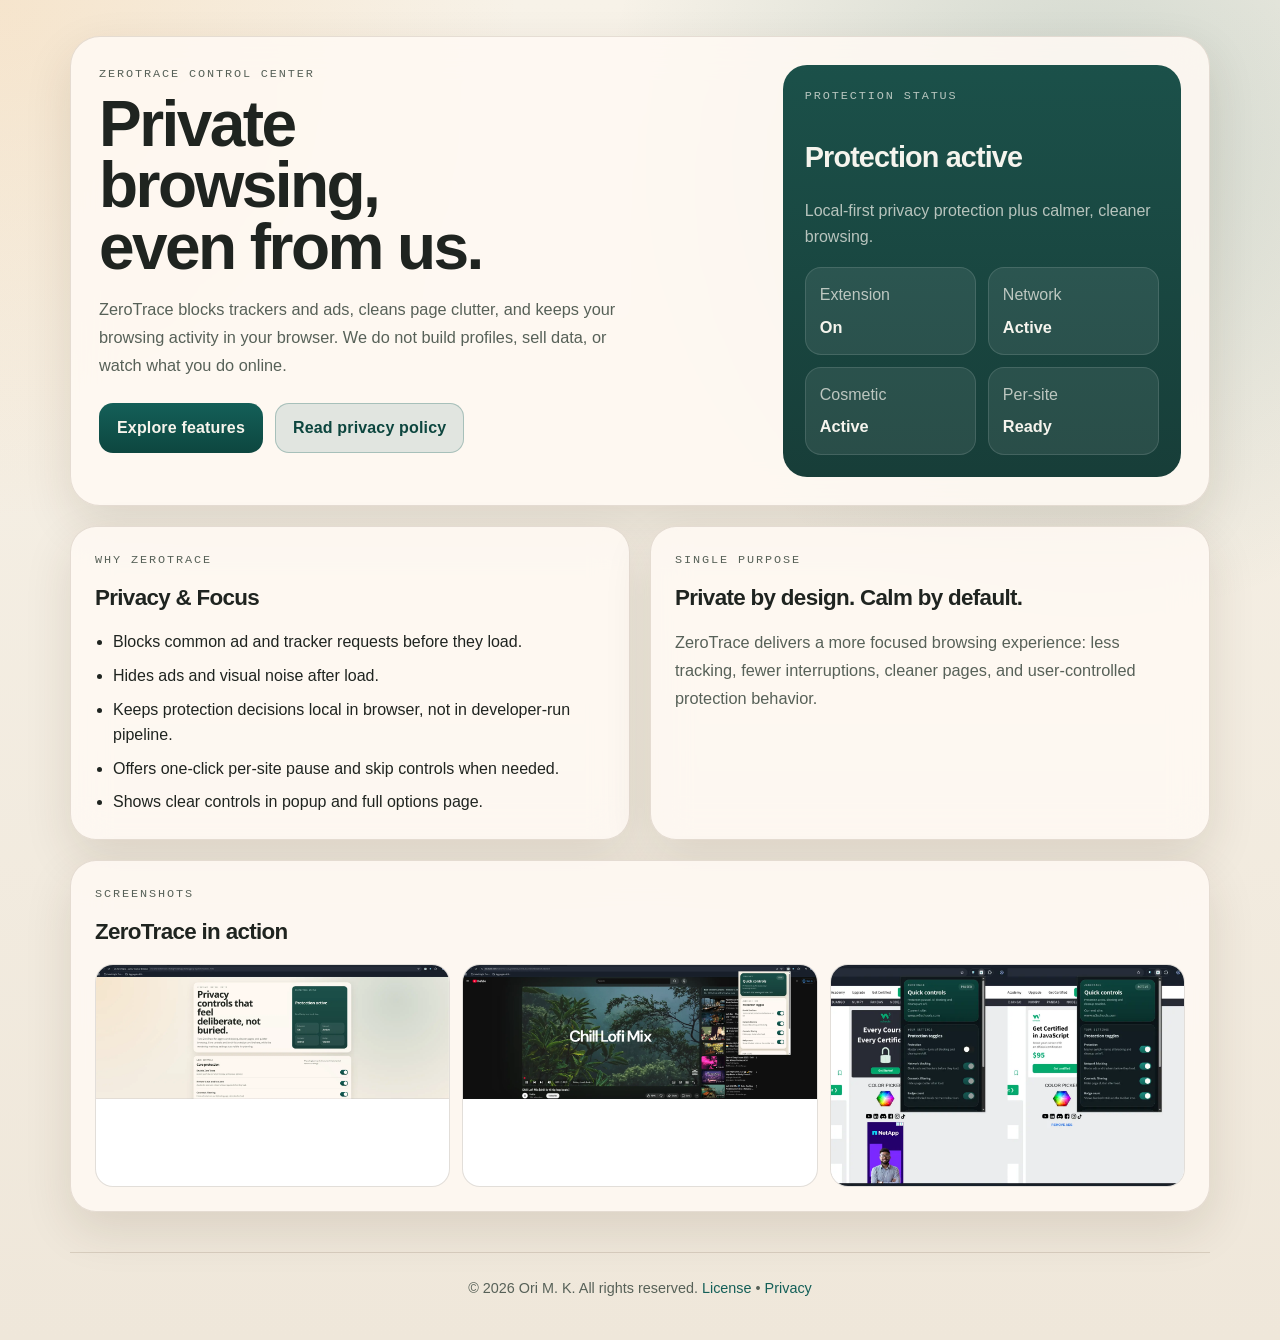
<file: index.html>
<!doctype html>
<html lang="en">
  <head>
    <meta charset="UTF-8" />
    <meta name="viewport" content="width=device-width, initial-scale=1.0" />
    <title>ZeroTrace - Ad & Tracker Blocker</title>
    <meta
      name="description"
      content="ZeroTrace protects privacy and quality of life by blocking trackers and ads, cleaning page clutter, and keeping protection decisions local in your browser."
    />
    <link rel="stylesheet" href="style.css" />
  </head>
  <body>
    <main class="settings-shell">
      <section class="hero-panel">
        <div class="hero-copy">
          <p class="eyebrow">ZeroTrace Control Center</p>
          <h1>Private browsing, even from us.</h1>
          <p class="hero-text">
            ZeroTrace blocks trackers and ads, cleans page clutter, and keeps your browsing activity in your browser. We
            do not build profiles, sell data, or watch what you do online.
          </p>
          <div class="actions">
            <a class="button-link" href="#overview">Explore features</a>
            <a class="button-link button-secondary" href="PRIVACY.html">Read privacy policy</a>
          </div>
        </div>

        <aside class="hero-status" aria-label="Protection summary">
          <p class="panel-label">Protection status</p>
          <p class="protection-mode">Protection active</p>
          <p class="protection-note">Local-first privacy protection plus calmer, cleaner browsing.</p>

          <div class="status-grid">
            <div class="status-chip">
              <span class="chip-label">Extension</span>
              <strong class="chip-value">On</strong>
            </div>
            <div class="status-chip">
              <span class="chip-label">Network</span>
              <strong class="chip-value">Active</strong>
            </div>
            <div class="status-chip">
              <span class="chip-label">Cosmetic</span>
              <strong class="chip-value">Active</strong>
            </div>
            <div class="status-chip">
              <span class="chip-label">Per-site</span>
              <strong class="chip-value">Ready</strong>
            </div>
          </div>
        </aside>
      </section>

      <section id="overview" class="settings-grid" aria-label="ZeroTrace feature overview">
        <article class="settings-card">
          <div class="section-heading">
            <div>
              <p class="panel-label">Why ZeroTrace</p>
              <h2>Privacy & Focus</h2>
            </div>
          </div>
          <ul class="feature-list">
            <li>Blocks common ad and tracker requests before they load.</li>
            <li>Hides ads and visual noise after load.</li>
            <li>Keeps protection decisions local in browser, not in developer-run pipeline.</li>
            <li>Offers one-click per-site pause and skip controls when needed.</li>
            <li>Shows clear controls in popup and full options page.</li>
          </ul>
        </article>

        <article class="settings-card">
          <div class="section-heading">
            <div>
              <p class="panel-label">Single purpose</p>
              <h2>Private by design. Calm by default.</h2>
            </div>
          </div>
          <p class="hero-text compact">
            ZeroTrace delivers a more focused browsing experience: less tracking, fewer interruptions, cleaner pages,
            and user-controlled protection behavior.
          </p>
        </article>
      </section>

      <section class="settings-card screenshots" aria-label="ZeroTrace screenshots">
        <div class="section-heading">
          <div>
            <p class="panel-label">Screenshots</p>
            <h2>ZeroTrace in action</h2>
          </div>
        </div>

        <div class="screenshot-grid">
          <figure class="shot-card">
            <img src="store-assets/Screenshot_2026-05-09_17-55-53.webp" alt="ZeroTrace popup controls" loading="lazy" />
          </figure>
          <figure class="shot-card">
            <img src="store-assets/Screenshot_2026-05-09_18-25-59.webp" alt="ZeroTrace settings page" loading="lazy" />
          </figure>
          <figure class="shot-card">
            <img
              src="store-assets/Screenshot_2026-06-06_before-after_1280x800.webp"
              alt="Before and after page cleanup with ZeroTrace"
              loading="lazy"
            />
          </figure>
        </div>
      </section>

      <footer class="copyright-section">
        <p class="copyright-text">
          © 2026 Ori M. K. All rights reserved. 
          <a href="LICENSE.html">License</a> • 
          <a href="PRIVACY.html">Privacy</a>
        </p>
      </footer>
    </main>
  </body>
</html>
</file>
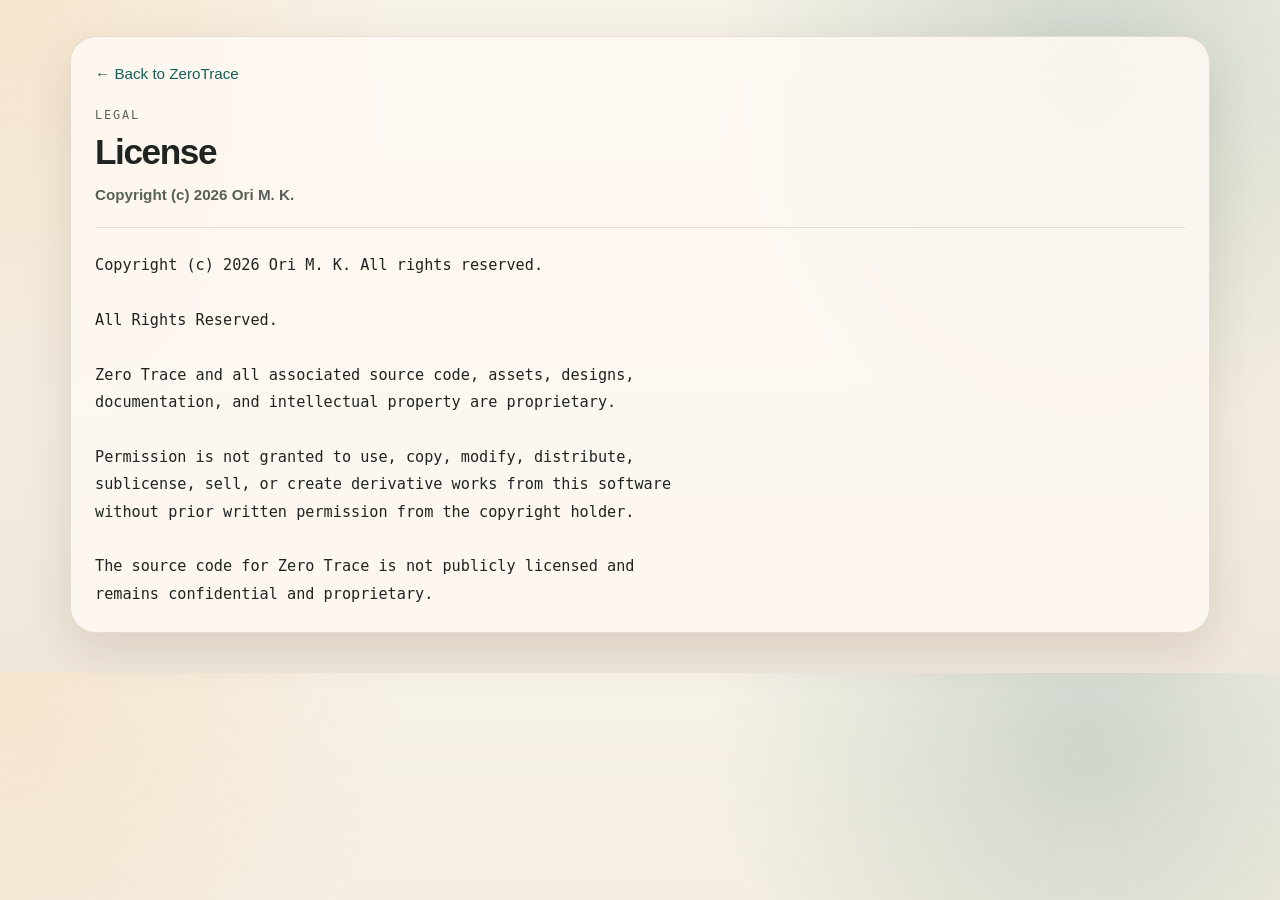
<file: LICENSE.html>
<!doctype html>
<html lang="en">
  <head>
    <meta charset="UTF-8" />
    <meta name="viewport" content="width=device-width, initial-scale=1.0" />
    <title>License - ZeroTrace</title>
    <meta
      name="description"
      content="ZeroTrace license. All Rights Reserved. Proprietary software."
    />
    <link rel="stylesheet" href="style.css" />
    <style>
      .license-content {
        line-height: 1.8;
        font-family: 'IBM Plex Mono', 'SFMono-Regular', monospace;
        font-size: 0.95rem;
        white-space: pre-wrap;
        word-break: break-word;
      }

      .license-content p {
        margin: 14px 0;
        color: var(--muted);
      }

      .license-meta {
        display: flex;
        align-items: center;
        gap: 12px;
        margin-bottom: 24px;
        padding-bottom: 20px;
        border-bottom: 1px solid var(--panel-border);
      }

      .license-meta span {
        color: var(--muted);
        font-size: 0.95rem;
      }

      .back-link {
        display: inline-flex;
        align-items: center;
        gap: 6px;
        margin-bottom: 20px;
        color: var(--accent);
        text-decoration: none;
        font-size: 0.95rem;
      }

      .back-link:hover {
        color: var(--accent-strong);
      }
    </style>
  </head>
  <body>
    <main class="settings-shell">
      <article class="settings-card">
        <a href="index.html" class="back-link">← Back to ZeroTrace</a>

        <div class="section-heading">
          <p class="panel-label">Legal</p>
          <h1 style="font-size: 2.2rem;">License</h1>
        </div>

        <div class="license-meta">
          <span><strong>Copyright (c) 2026 Ori M. K.</strong></span>
        </div>

        <div class="license-content">Copyright (c) 2026 Ori M. K. All rights reserved.

All Rights Reserved.

Zero Trace and all associated source code, assets, designs,
documentation, and intellectual property are proprietary.

Permission is not granted to use, copy, modify, distribute,
sublicense, sell, or create derivative works from this software
without prior written permission from the copyright holder.

The source code for Zero Trace is not publicly licensed and
remains confidential and proprietary.</div>
      </article>
    </main>
  </body>
</html>
</file>
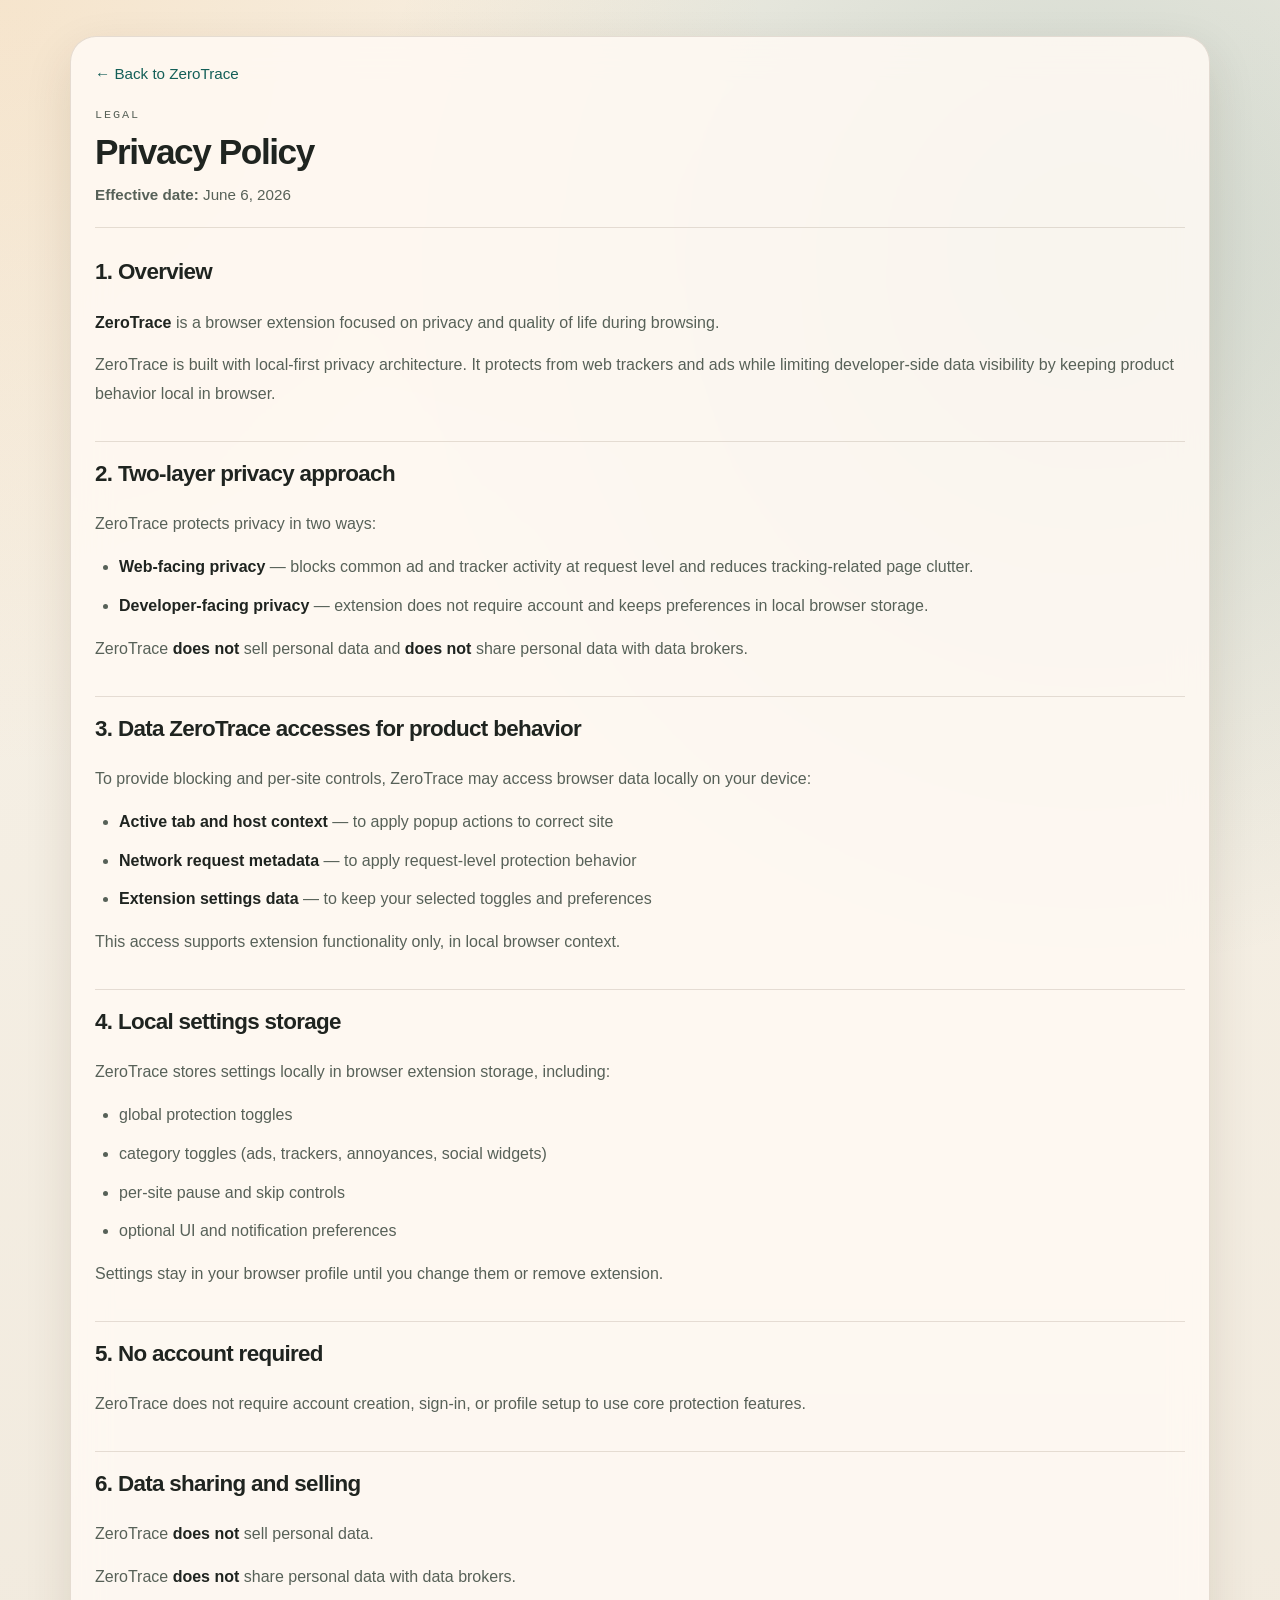
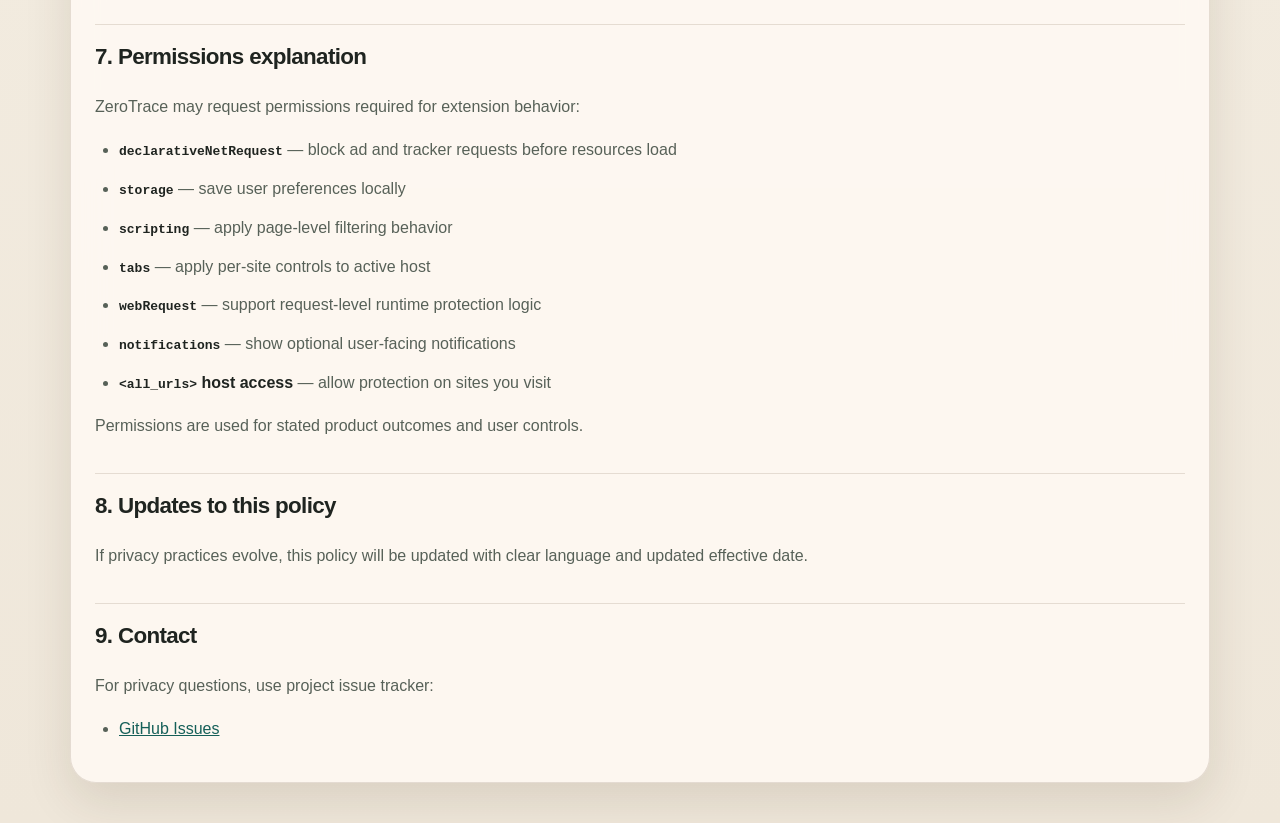
<file: PRIVACY.html>
<!doctype html>
<html lang="en">
  <head>
    <meta charset="UTF-8" />
    <meta name="viewport" content="width=device-width, initial-scale=1.0" />
    <title>Privacy Policy - ZeroTrace</title>
    <meta
      name="description"
      content="ZeroTrace privacy policy. Local-first architecture, no data selling, no tracking of users."
    />
    <link rel="stylesheet" href="style.css" />
    <style>
      .privacy-content {
        line-height: 1.8;
      }

      .privacy-content h2 {
        margin-top: 32px;
        margin-bottom: 16px;
        padding-top: 12px;
        border-top: 1px solid var(--panel-border);
      }

      .privacy-content h2:first-of-type {
        border-top: none;
        margin-top: 0;
        padding-top: 0;
      }

      .privacy-content h3 {
        margin: 20px 0 12px;
        font-size: 1rem;
        font-weight: 600;
        color: var(--accent-strong);
      }

      .privacy-content p {
        margin: 14px 0;
        color: var(--muted);
      }

      .privacy-content ul {
        margin: 14px 0;
        padding-left: 24px;
      }

      .privacy-content li {
        margin: 10px 0;
        color: var(--muted);
      }

      .privacy-content strong {
        color: var(--text);
        font-weight: 600;
      }

      .privacy-content a {
        color: var(--accent);
        text-decoration: underline;
      }

      .privacy-content a:hover {
        color: var(--accent-strong);
      }

      .policy-meta {
        display: flex;
        align-items: center;
        gap: 12px;
        margin-bottom: 24px;
        padding-bottom: 20px;
        border-bottom: 1px solid var(--panel-border);
      }

      .policy-meta span {
        color: var(--muted);
        font-size: 0.95rem;
      }

      .back-link {
        display: inline-flex;
        align-items: center;
        gap: 6px;
        margin-bottom: 20px;
        color: var(--accent);
        text-decoration: none;
        font-size: 0.95rem;
      }

      .back-link:hover {
        color: var(--accent-strong);
      }
    </style>
  </head>
  <body>
    <main class="settings-shell">
      <article class="settings-card">
        <a href="index.html" class="back-link">← Back to ZeroTrace</a>

        <div class="section-heading">
          <p class="panel-label">Legal</p>
          <h1 style="font-size: 2.2rem;">Privacy Policy</h1>
        </div>

        <div class="policy-meta">
          <span><strong>Effective date:</strong> June 6, 2026</span>
        </div>

        <div class="privacy-content">
          <h2>1. Overview</h2>
          <p>
            <strong>ZeroTrace</strong> is a browser extension focused on privacy and quality of life during browsing.
          </p>
          <p>
            ZeroTrace is built with local-first privacy architecture. It protects from web trackers and ads while
            limiting developer-side data visibility by keeping product behavior local in browser.
          </p>

          <h2>2. Two-layer privacy approach</h2>
          <p>ZeroTrace protects privacy in two ways:</p>
          <ul>
            <li>
              <strong>Web-facing privacy</strong> — blocks common ad and tracker activity at request level and reduces
              tracking-related page clutter.
            </li>
            <li>
              <strong>Developer-facing privacy</strong> — extension does not require account and keeps preferences in
              local browser storage.
            </li>
          </ul>
          <p>ZeroTrace <strong>does not</strong> sell personal data and <strong>does not</strong> share personal data with data brokers.</p>

          <h2>3. Data ZeroTrace accesses for product behavior</h2>
          <p>To provide blocking and per-site controls, ZeroTrace may access browser data locally on your device:</p>
          <ul>
            <li><strong>Active tab and host context</strong> — to apply popup actions to correct site</li>
            <li><strong>Network request metadata</strong> — to apply request-level protection behavior</li>
            <li><strong>Extension settings data</strong> — to keep your selected toggles and preferences</li>
          </ul>
          <p>This access supports extension functionality only, in local browser context.</p>

          <h2>4. Local settings storage</h2>
          <p>ZeroTrace stores settings locally in browser extension storage, including:</p>
          <ul>
            <li>global protection toggles</li>
            <li>category toggles (ads, trackers, annoyances, social widgets)</li>
            <li>per-site pause and skip controls</li>
            <li>optional UI and notification preferences</li>
          </ul>
          <p>Settings stay in your browser profile until you change them or remove extension.</p>

          <h2>5. No account required</h2>
          <p>
            ZeroTrace does not require account creation, sign-in, or profile setup to use core protection features.
          </p>

          <h2>6. Data sharing and selling</h2>
          <p>ZeroTrace <strong>does not</strong> sell personal data.</p>
          <p>ZeroTrace <strong>does not</strong> share personal data with data brokers.</p>

          <h2>7. Permissions explanation</h2>
          <p>ZeroTrace may request permissions required for extension behavior:</p>
          <ul>
            <li><strong><code>declarativeNetRequest</code></strong> — block ad and tracker requests before resources load</li>
            <li><strong><code>storage</code></strong> — save user preferences locally</li>
            <li><strong><code>scripting</code></strong> — apply page-level filtering behavior</li>
            <li><strong><code>tabs</code></strong> — apply per-site controls to active host</li>
            <li><strong><code>webRequest</code></strong> — support request-level runtime protection logic</li>
            <li><strong><code>notifications</code></strong> — show optional user-facing notifications</li>
            <li><strong><code>&lt;all_urls&gt;</code> host access</strong> — allow protection on sites you visit</li>
          </ul>
          <p>Permissions are used for stated product outcomes and user controls.</p>

          <h2>8. Updates to this policy</h2>
          <p>
            If privacy practices evolve, this policy will be updated with clear language and updated effective date.
          </p>

          <h2>9. Contact</h2>
          <p>For privacy questions, use project issue tracker:</p>
          <ul>
            <li><a href="https://github.com/ork89/ZeroTrace-public/issues">GitHub Issues</a></li>
          </ul>
        </div>
      </article>
    </main>
  </body>
</html>
</file>
<file: style.css>
:root {
  color-scheme: light;
  font-family: 'IBM Plex Sans', 'Segoe UI', sans-serif;
  --bg:
    radial-gradient(circle at top left, rgba(240, 168, 81, 0.18), transparent 28%),
    radial-gradient(circle at 85% 10%, rgba(28, 92, 84, 0.18), transparent 30%),
    linear-gradient(180deg, #f7f2e8 0%, #efe7da 100%);
  --panel: rgba(255, 250, 244, 0.86);
  --panel-border: rgba(77, 53, 24, 0.14);
  --text: #1f2420;
  --muted: #576158;
  --accent: #145f58;
  --accent-strong: #0d463f;
  --accent-soft: rgba(20, 95, 88, 0.12);
  --field-border: rgba(77, 53, 24, 0.16);
  --shadow: 0 18px 48px rgba(61, 43, 20, 0.12);
  --radius-lg: 24px;
  --radius-md: 18px;
  --radius-sm: 12px;
}

* {
  box-sizing: border-box;
}

body {
  margin: 0;
  color: var(--text);
  background: var(--bg);
  line-height: 1.6;
}

a {
  color: inherit;
  text-decoration: none;
}

img {
  display: block;
  width: 100%;
  height: auto;
}

.settings-shell {
  max-width: 1180px;
  margin: 0 auto;
  padding: 36px 20px 40px;
}

.hero-panel,
.settings-card {
  border: 1px solid var(--panel-border);
  border-radius: 26px;
  background: var(--panel);
  backdrop-filter: blur(18px);
  box-shadow: var(--shadow);
}

.hero-panel {
  display: grid;
  grid-template-columns: minmax(0, 1.5fr) minmax(300px, 0.9fr);
  gap: 20px;
  padding: 28px;
  border-radius: 30px;
}

.eyebrow,
.panel-label {
  margin: 0 0 10px;
  font-family: 'IBM Plex Mono', 'SFMono-Regular', monospace;
  font-size: 0.74rem;
  letter-spacing: 0.16em;
  text-transform: uppercase;
  color: var(--muted);
}

h1 {
  margin: 0;
  max-width: 12ch;
  font-size: clamp(2.4rem, 5vw, 4.2rem);
  line-height: 0.96;
  letter-spacing: -0.04em;
}

h2 {
  margin: 0;
  font-size: 1.4rem;
  letter-spacing: -0.03em;
}

.hero-text {
  max-width: 58ch;
  margin: 18px 0 0;
  font-size: 1.02rem;
  line-height: 1.7;
  color: var(--muted);
}

.hero-text.compact {
  margin-top: 4px;
}

.hero-status {
  display: flex;
  flex-direction: column;
  gap: 18px;
  padding: 22px;
  border-radius: var(--radius-lg);
  background: linear-gradient(180deg, rgba(13, 70, 63, 0.94), rgba(9, 50, 45, 0.94));
  color: #f5f4ed;
}

.hero-status .panel-label,
.hero-status .protection-note,
.hero-status .chip-label {
  color: rgba(245, 244, 237, 0.72);
}

.protection-mode {
  margin: 0;
  font-size: 1.8rem;
  font-weight: 700;
  letter-spacing: -0.03em;
}

.protection-note {
  margin: 0;
}

.status-grid {
  display: grid;
  grid-template-columns: repeat(2, minmax(0, 1fr));
  gap: 12px;
}

.status-chip {
  padding: 14px;
  border-radius: 16px;
  background: rgba(255, 255, 255, 0.08);
  border: 1px solid rgba(255, 255, 255, 0.12);
}

.chip-label,
.chip-value {
  display: block;
}

.chip-value {
  margin-top: 6px;
  font-size: 1.02rem;
}

.settings-grid {
  display: grid;
  grid-template-columns: repeat(2, minmax(0, 1fr));
  gap: 20px;
  margin-top: 20px;
}

.settings-card {
  padding: 24px;
}

.section-heading {
  margin-bottom: 14px;
}

.feature-list {
  margin: 0;
  padding-left: 18px;
}

.feature-list li + li {
  margin-top: 8px;
}

.screenshots {
  margin-top: 20px;
}

.screenshot-grid {
  display: grid;
  grid-template-columns: repeat(3, minmax(0, 1fr));
  gap: 12px;
}

.shot-card {
  margin: 0;
  border-radius: var(--radius-md);
  overflow: hidden;
  border: 1px solid var(--field-border);
  background: #fff;
}

.actions {
  display: flex;
  flex-wrap: wrap;
  gap: 12px;
  margin-top: 24px;
}

.button-link {
  display: inline-flex;
  align-items: center;
  justify-content: center;
  padding: 12px 18px;
  border-radius: 14px;
  background: linear-gradient(180deg, var(--accent), var(--accent-strong));
  color: #f7f4ec;
  font-weight: 600;
  letter-spacing: 0.01em;
}

.button-link.button-secondary {
  background: var(--accent-soft);
  color: var(--accent-strong);
  box-shadow: inset 0 0 0 1px rgba(20, 95, 88, 0.28);
}

@media (max-width: 960px) {
  .hero-panel,
  .settings-grid,
  .screenshot-grid {
    grid-template-columns: 1fr;
  }
}

@media (max-width: 720px) {
  .settings-shell {
    padding: 18px 14px 28px;
  }

  .hero-panel,
  .settings-card {
    padding: 20px;
    border-radius: 22px;
  }
}

.copyright-section {
  margin-top: 40px;
  padding-top: 24px;
  border-top: 1px solid var(--panel-border);
  text-align: center;
}

.copyright-text {
  margin: 0;
  font-size: 0.9rem;
  color: var(--muted);
}

.copyright-text a {
  color: var(--accent);
  text-decoration: none;
}

.copyright-text a:hover {
  color: var(--accent-strong);
  text-decoration: underline;
}
</file>
